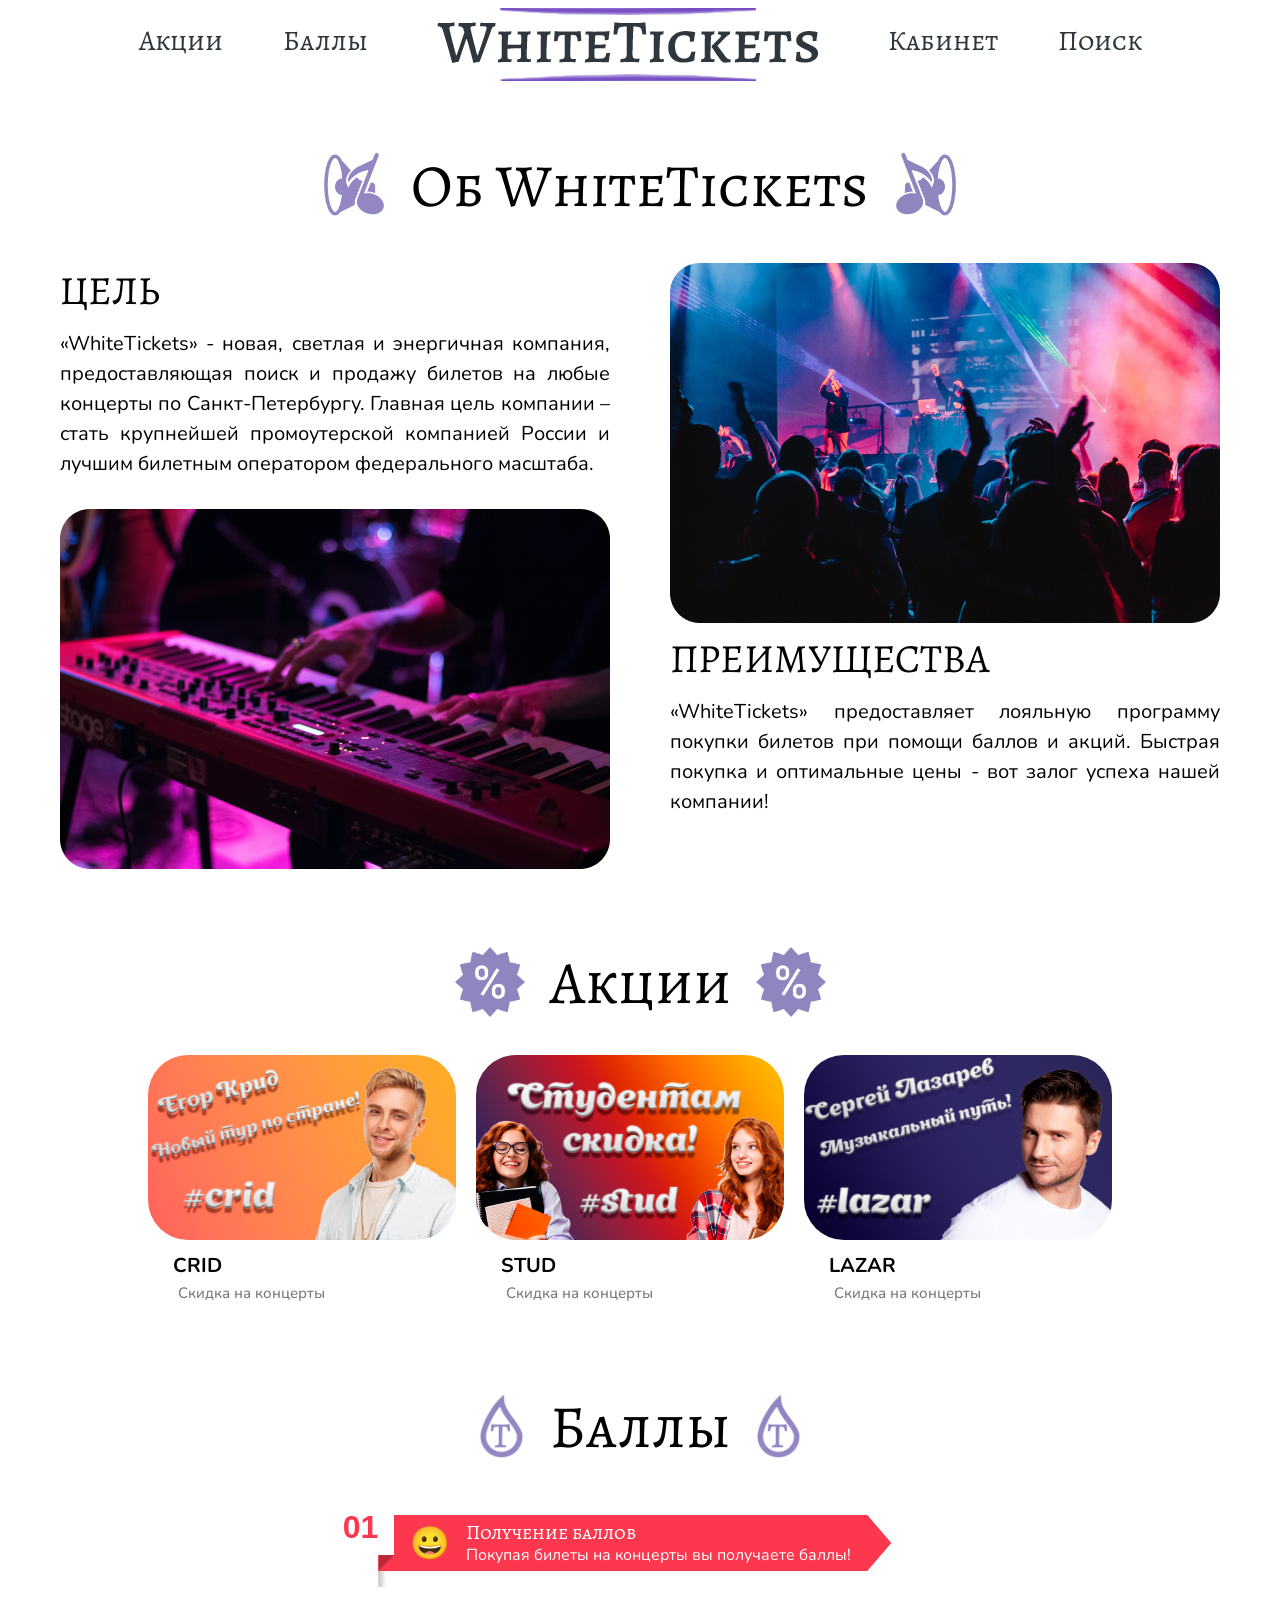
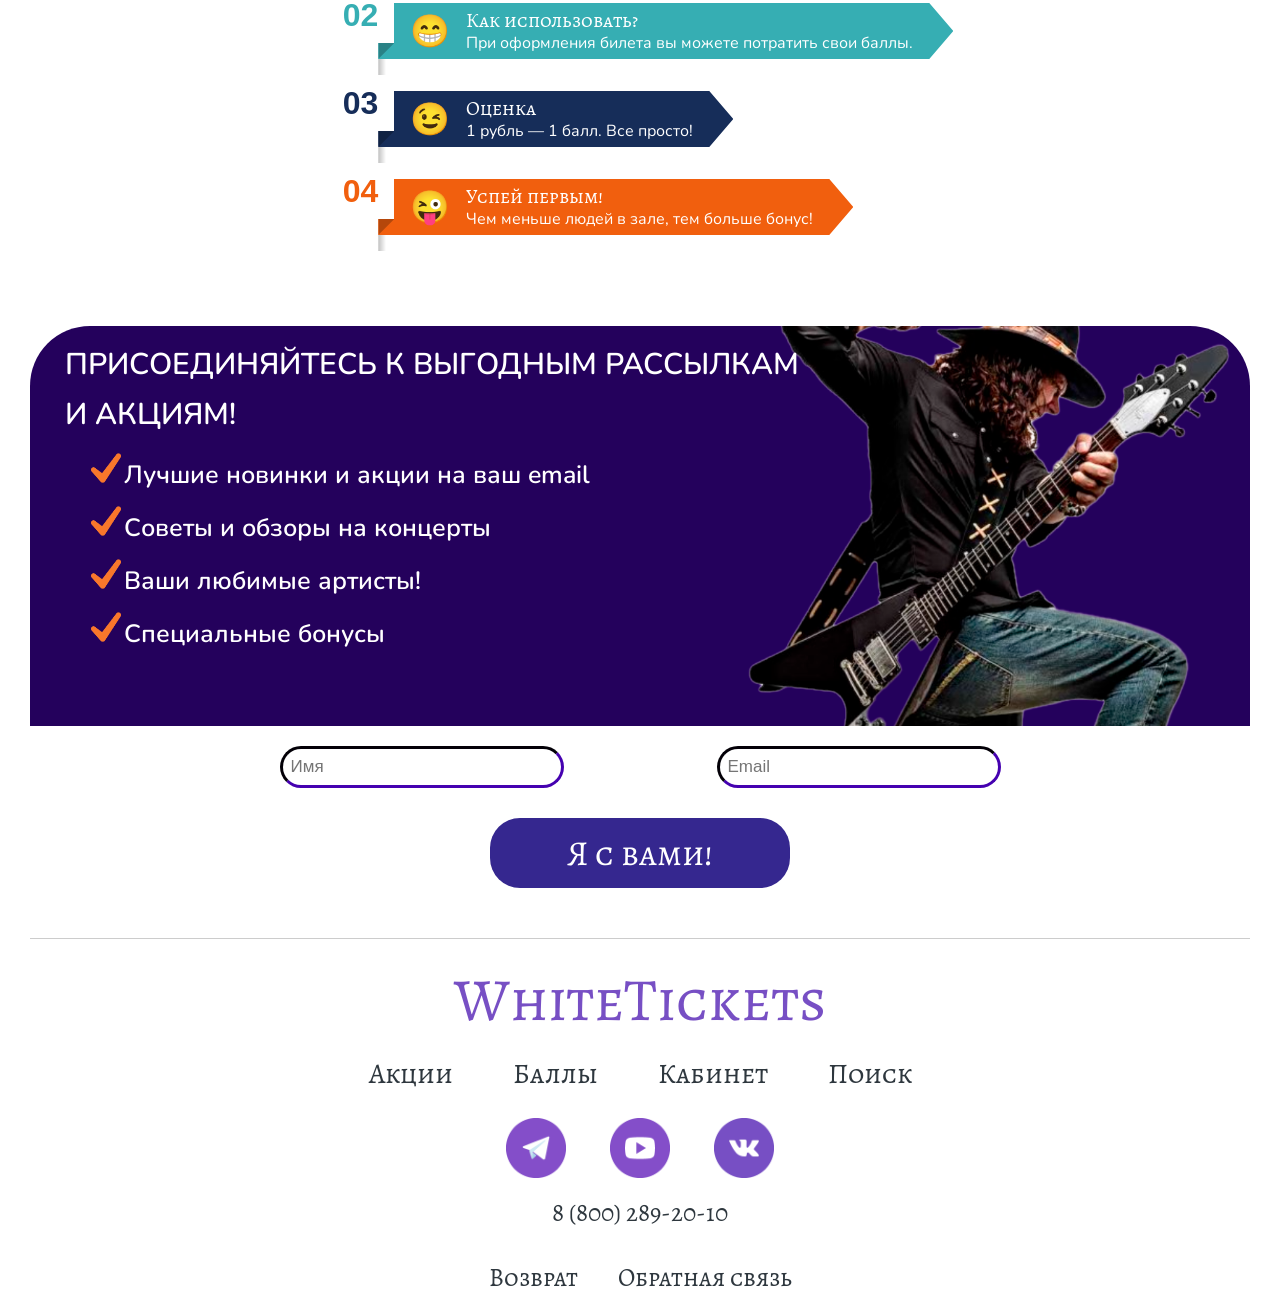
<file: WhiteTickets/WhileTickets3/index.html>
<!DOCTYPE html>
<html lang="en">

<head>
    <meta charset="UTF-8">
    <meta http-equiv="X-UA-Compatible" content="IE=edge">
    <meta name="viewport" content="width=device-width, initial-scale=1.0">
    <meta name='viewport' content='initial-scale=1, viewport-fit=cover'>

    <title>WhiteTickets</title>
    <link rel="icon" href="./image/fon/logo.png">

    <link rel="stylesheet"
        href="https://fonts.googleapis.com/css2?family=Material+Symbols+Outlined:opsz,wght,FILL,GRAD@20..48,100..700,0..1,-50..200" />
    <meta name="theme-color" content="#000000">

    <link rel="stylesheet" href="css/reset.css">
    <link rel="stylesheet" href="css/index.css">
    <link rel="stylesheet" href="css/popup.css">
</head>

<body>

    <header class="container" id="start">
        <div class="indent">
            <div class="menu__icon2">
                <span></span>
            </div>
            <div class="logo">
                <span>
                    <img src="image/symbols/indexLogo.png" alt="indexLogo">
                </span>
            </div>
            <nav id="nav_menu" class="menu2">
                <ul class="menu__list2">
                    <li><a href="#action" class="nav_btn menu__list-nav2">Акции</a></li>
                    <li><a href="#point" class="nav_btn start_nav_btn menu__list-nav2">Баллы</a></li>
                    <li><a href="./index.html"><img src="image/symbols/indexLogo.png" alt="indexLogo"></a></li>
                    <li><a href="./login.html" class="nav_btn menu__list-nav2">Кабинет</a></li>
                    <li><a href="#" class="nav_btn end_nav_btn menu__list-nav2" id="search_btn">Поиск</a></li>
                    <script src="./scripts/search.js"></script>
                </ul>
            </nav>

        </div>
    </header>

    <section class="about element-animation">
        <div class="container">
            <div class="about__logo">
                <img src="image/symbols/aboutImg1.png" alt="aboutImg" class="about__symbol">
                <span class="text__symbol">Об WhiteTickets</span>
                <img src="image/symbols/aboutImg2.png" alt="aboutImg" class="about__symbol">
            </div>

            <div class="about__inner">

                <div class="about__column">
                    <h3 class="about__title">
                        <span>Цель</span>
                    </h3>
                    <p class="about__text">
                        «WhiteTickets» - новая, светлая и энергичная компания,
                        предоставляющая поиск и продажу билетов на любые концерты по Санкт-Петербургу. Главная
                        цель компании – стать крупнейшей промоутерской компанией России и лучшим билетным
                        оператором федерального масштаба.
                    </p>
                    <img src="image/fon/about1.png" alt="" class="about__img">
                </div>

                <div class="about__column">

                    <h3 class="about__title">
                        <span class="about__title-adapt">Преимущества</span>
                    </h3>

                    <div class="about__title-adapt">
                        <p class="about__text">
                            «WhiteTickets» предоставляет лояльную программу покупки билетов при помощи баллов и
                            акций.
                            Быстрая покупка и оптимальные цены - вот залог успеха нашей компании!
                        </p>
                    </div>

                    <img src="image/fon/about2.png" alt="" class="about__img">

                    <h3 class="about__title">
                        <span class="about__title_Adapt2">Преимущества</span>
                    </h3>

                    <div class="about__title_Adapt2">
                        <p class="about__text">
                            «WhiteTickets» предоставляет лояльную программу покупки билетов при помощи баллов и
                            акций.
                            Быстрая покупка и оптимальные цены - вот залог успеха нашей компании!
                        </p>
                    </div>
                </div>

            </div>

        </div>
    </section>

    <section id="action" class="action element-animation">
        <div class="container">

            <div class="action__logo">
                <img src="image/symbols/actionImg.png" alt="actionImg" class="action__symbol">
                <span class="text__symbol">Акции</span>
                <img src="image/symbols/actionImg.png" alt="actionImg" class="action__symbol">
            </div>

            <div class="action__img">
                <div class="action__block">
                    <a href="#popup1"><img src="./image/fon/crid.png" alt="" class="action__block1"></a>
                    <p class="action__title">CRID</p>
                    <p class="action__text">Скидка на концерты</p>
                </div>

                <div class="action__block">
                    <a href="#popup2"><img src="./image/fon/st.png" alt="" class="action__block2"></a>
                    <p class="action__title">STUD</p>
                    <p class="action__text">Скидка на концерты</p>
                </div>

                <div class="action__block">
                    <a href="#popup3"><img src="./image/fon/lazar.png" alt="" class="action__block3"></a>
                    <p class="action__title">LAZAR</p>
                    <p class="action__text">Скидка на концерты</p>
                </div>
            </div>

        </div>
    </section>


    <div id="popup1" class="popup">
        <a href="#action" class="popup__area1"></a>
        <div class="popup__body">
            <div class="popup__content">
                <a href="#action" class="popup__close-EK">X</a>
                <img src="image/symbols/EK.png" alt="Ek" class="popup__img">
                <div class="popup__title-EK">Егор Крид</div>
                <div class="popup__text">Посетите концерты Егора Крида со скидкой в 30%!</div>
                <a href="#action" class="button__popup-EK">
                    <span class="button__popup-text">Поехали!</span>
                </a>
            </div>
        </div>
    </div>

    <div id="popup2" class="popup">
        <a href="#action" class="popup__area2"></a>
        <div class="popup__body">
            <div class="popup__content">
                <a href="#action" class="popup__close-ST">X</a>
                <img src="image/symbols/ST.png" alt="ST" class="popup__img">
                <div class="popup__title-ST">Студенты</div>
                <div class="popup__text">Вам полагается скидка в 45%!</div>
                <a href="#action" class="button__popup-ST">
                    <span class="button__popup-text">Поехали!</span>
                </a>
            </div>
        </div>
    </div>

    <div id="popup3" class="popup">
        <a href="#action" class="popup__area3"></a>
        <div class="popup__body">
            <div class="popup__content">
                <a href="#action" class="popup__close-LZ">X</a>
                <img src="image/symbols/LZ.png" alt="LZ" class="popup__img">
                <div class="popup__title-LZ">Сергей Лазарев</div>
                <div class="popup__text">Посетите концерты Сергея Лазарева со скидкой в 15%!</div>
                <a href="#action" class="button__popup-LZ">
                    <span class="button__popup-text">Поехали!</span>
                </a>
            </div>
        </div>
    </div>


    <section id="point" class="point element-animation">
        <div class="container">

            <div class="point__logo">
                <img src="image/symbols/pointImg.png" alt="pointImg" class="point__symbol">
                <span class="text__symbol">Баллы</span>
                <img src="image/symbols/pointImg.png" alt="pointImg" class="point__symbol">
            </div>

            <ol class="point__content">
                <li style="--cardColor:#fc374e">
                    <div class="content">
                        <div class="icon">😀</div>
                        <div class="title">Получение баллов</div>
                        <div class="text">Покупая билеты на концерты вы получаете баллы!</div>
                    </div>
                </li>
                <li style="--cardColor:#36aeb3">
                    <div class="content">
                        <div class="icon">😁</div>
                        <div class="title">Как использовать?</div>
                        <div class="text">При оформления билета вы можете потратить свои баллы.</div>
                    </div>
                </li>
                <li style="--cardColor:#162d59">
                    <div class="content">
                        <div class="icon">😉</div>
                        <div class="title">Оценка</div>
                        <div class="text">1 рубль — 1 балл. Все просто!</div>
                    </div>
                </li>
                <li style="--cardColor:#f15f0e">
                    <div class="content">
                        <div class="icon">😜</div>
                        <div class="title">Успей первым!</div>
                        <div class="text">Чем меньше людей в зале, тем больше бонус!</div>
                    </div>
                </li>
            </ol>

        </div>
    </section>


    <section class="mailing element-animation">
        <div class="container">
            <div class="mailing__content">

                <div class="mailing__title">
                    Присоединяйтесь к выгодным рассылкам и акциям!
                </div>

                <ul>
                    <li>
                        <img src="./image/symbols/mailing.png" alt="mailingImg">
                        <span>
                            Лучшие новинки и акции на ваш email
                        </span>
                    </li>
                    <li>
                        <img src="./image/symbols/mailing.png" alt="mailingImg">
                        <span>
                            Советы и обзоры на концерты
                        </span>
                    </li>
                    <li>
                        <img src="./image/symbols/mailing.png" alt="mailingImg">
                        <span>
                            Ваши любимые артисты!
                        </span>
                    </li>
                    <li>
                        <img src="./image/symbols/mailing.png" alt="mailingImg">
                        <span>
                            Специальные бонусы
                        </span>
                    </li>
                </ul>
            </div>

            <div class="mailing_adapt">Присоединяйтесь к выгодным рассылкам и акциям!</div>
            <form id="mailing" class="input">
                <div class="input__text">
                    <input type="text" placeholder="Имя" class="input__Name" size="25">
                    <input type="text" placeholder="Email" class="input__Email" size="25">
                </div>
            </form>
            <button class="button__Go" form="mailing">
                <span>Я с вами!</span>
            </button>
        </div>
    </section>


    <footer>
        <hr>

        <div class="footer__logo">WhiteTickets</div>
        <ul class="footer__list">
            <li><a href="#action" class="menu__list-nav">Акции</a></li>
            <li><a href="#point" class="menu__list-nav">Баллы</a></li>
            <li><a href="./login.html" class="menu__list-nav">Кабинет</a></li>
            <li><a href="./index.html" class="menu__list-nav">Поиск</a></li>
        </ul>

        <div class="footer__network">
            <a href="#"><img src="./image/symbols/Tel1.png" alt="Tel" class="footer__symbol-tel"></a>
            <a href="#"><img src="./image/symbols/YouTube1.png" alt="YouTube" class="footer__symbol-YouTube"></a>
            <a href="#"><img src="./image/symbols/Vk1.png" alt="Vk" class="footer__symbol-Vk"></a>
        </div>

        <div class="footer__telephone">8 (800) 289-20-10</div>

        <div class="footer__text-block">
            <a class="footer__text" href="http://xxxxxx-m1.wsr.ru/return">Возврат</a>
            <a class="footer__text" href="http://xxxxxx-m1.wsr.ru/feedback">Обратная связь</a>
        </div>
    </footer>

    <script src="./scripts/animation.js"></script>
    <script src="./scripts/burger.js"></script>
    <script src="./scripts/popup.js"></script>

</body>

</html>
</file>
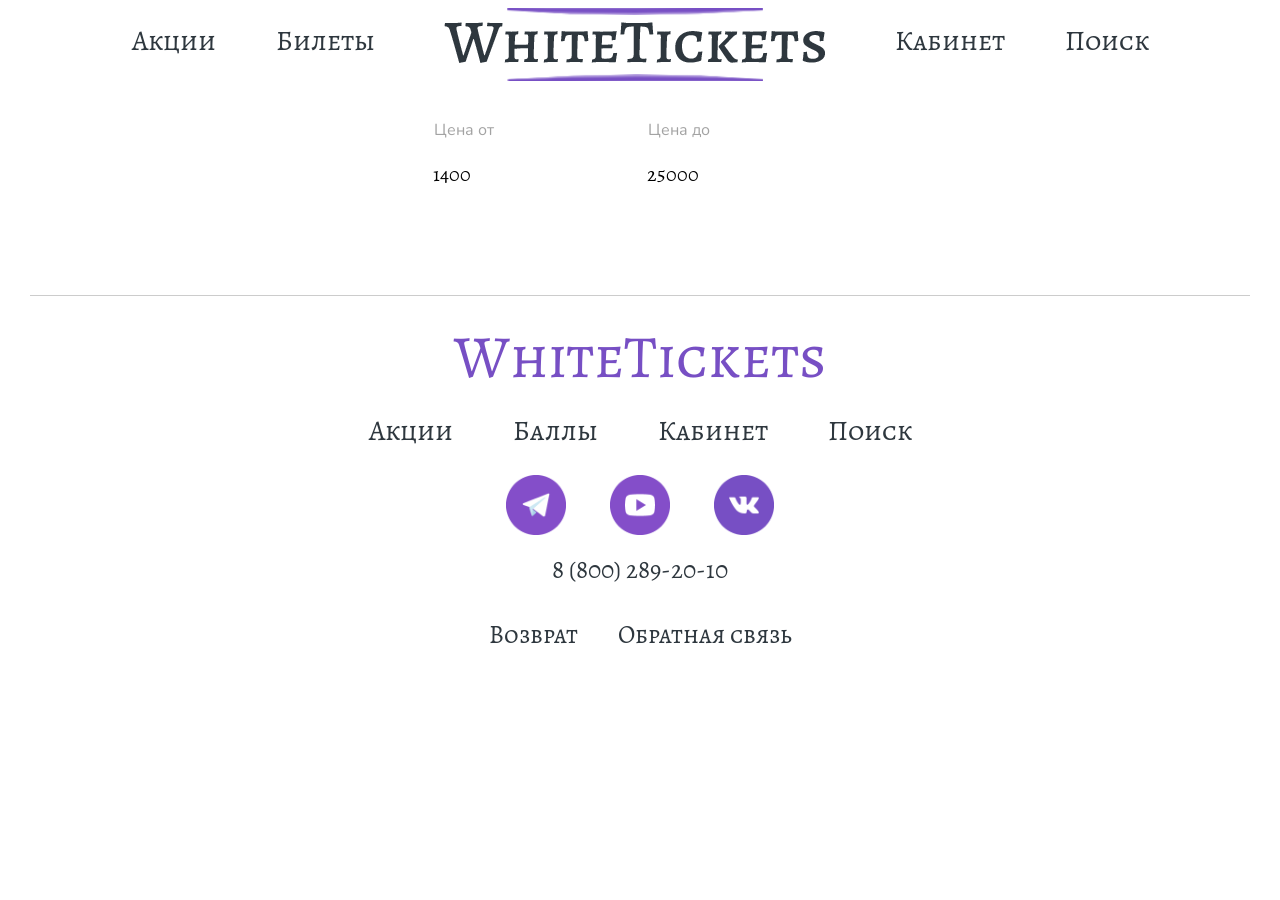
<file: WhiteTickets/WhileTickets3/search.html>
<!DOCTYPE html>
<html lang="en">

<head>
    <meta charset="UTF-8">
    <meta http-equiv="X-UA-Compatible" content="IE=edge">
    <meta name="viewport" content="width=device-width, initial-scale=1.0">
    <meta name='viewport' content='initial-scale=1, viewport-fit=cover'>

    <title>WhiteTickets - Поиск</title>
    <link rel="icon" href="./image/fon/logo.png">

    <link rel="stylesheet" href="css/reset.css">
    <link rel="stylesheet" href="css/index.css">
    <link rel="stylesheet" href="css/search.css">
    <link rel="stylesheet"
        href="https://fonts.googleapis.com/css2?family=Material+Symbols+Outlined:opsz,wght,FILL,GRAD@20..48,100..700,0..1,-50..200" />
    <meta name="theme-color" content="#000000">
</head>

<body>

    <header id="start">
        <div class="indent">
            <div class="menu__icon">
                <span></span>
            </div>
            <div class="logo">
                <span>
                    <img src="image/symbols/indexLogo.png" alt="indexLogo">
                </span>
            </div>
            <nav class="menu">
                <nav id="nav_menu" class="menu__list">
                    <li><a href="/index.html#action" class="nav_btn menu__list-nav">Акции</a></li>
                    <li><a href="/index.html#point" class="nav_btn start_nav_btn menu__list-nav">Билеты</a></li>
                    <li><a href="./index.html"><img src="image/symbols/indexLogo.png" alt="indexLogo"></a></li>
                    <li><a href="./login.html" class="nav_btn menu__list-nav">Кабинет</a></li>
                    <li><a href="#" class="nav_btn end_nav_btn menu__list-nav" id="search_btn">Поиск</a></li>
                    <script src="./scripts/SearchRequest.js"></script>
                </nav>
            </nav>

            <nav class="menu2">
                <nav id="nav_menu" class="menu__list2">
                    <li><a href="/index.html#action" class="nav_btn menu__list-nav2">Акции</a></li>
                    <li><a href="/index.html#point" class="nav_btn start_nav_btn menu__list-nav2">Билеты</a></li>
                    <li><a href="./index.html"><img src="image/symbols/indexLogo.png" alt="indexLogo"></a></li>
                    <li><a href="./login.html" class="nav_btn menu__list-nav2">Кабинет</a></li>
                    <li><a href="#" class="nav_btn end_nav_btn menu__list-nav" id="search_btn">Поиск</a></li>
                    <script src="./scripts/SearchRequest.js"></script>
                </nav>
            </nav>
        </div>
    </header>


    <div class="price_sort search__content">
        <div>
            <p>Цена от</p>
            <input class="search__input" type="number" name="" id="price_min" min="1000" value="1400" step="50">
        </div>
        <div>
            <p>Цена до</p>
            <input class="search__input" type="number" name="" id="price_max" min="5000" value="25000" step="50">
        </div>
    </div>
    <section id="stocks" class="container block__concert block__concert-flex">
    </section>

    <footer>
        <hr>

        <div class="footer__logo">WhiteTickets</div>
        <ul class="footer__list">
            <li><a href="index.html#action" class="menu__list-nav">Акции</a></li>
            <li><a href="index.html#point" class="menu__list-nav">Баллы</a></li>
            <li><a href="./login.html" class="menu__list-nav">Кабинет</a></li>
            <li><a href="./index.html" class="menu__list-nav">Поиск</a></li>
        </ul>

        <div class="footer__network">
            <a href="#"><img src="./image/symbols/Tel1.png" alt="Tel" class="footer__symbol-tel"></a>
            <a href="#"><img src="./image/symbols/YouTube1.png" alt="YouTube" class="footer__symbol-YouTube"></a>
            <a href="#"><img src="./image/symbols/Vk1.png" alt="Vk" class="footer__symbol-Vk"></a>
        </div>

        <div class="footer__telephone">8 (800) 289-20-10</div>

        <div class="footer__text-block">
            <a class="footer__text" href="http://xxxxxx-m1.wsr.ru/return">Возврат</a>
            <a class="footer__text" href="http://xxxxxx-m1.wsr.ru/feedback">Обратная связь</a>
        </div>
    </footer>

    <script src="./scripts/GetParam.js"></script>
    <script src="./scripts/search.js"></script>
    <script src="./scripts/burger.js"></script>
</body>

</html>
</file>
<file: WhiteTickets/WhileTickets3/css/index.css>
@import url('https://fonts.googleapis.com/css2?family=Alegreya+SC:wght@700&display=swap');
@import url('https://fonts.googleapis.com/css2?family=Nunito:wght@500&display=swap');

html {box-sizing: border-box;}

body._lock {overflow: hidden;}

body {font-family: 'Nunito', sans-serif;}

*,
*::after *::before {box-sizing: inherit;}

header {
    max-width: 1920px;
    max-height: 1080px;
    font-size: 60px;
}

.error__text {
    color: rgb(201, 27, 27);
    font-family: 'Alegreya SC', serif;
    font-size: 30px;
    text-align: center;
    padding: 0px 25px 0px 25px;
    margin-top: 50px;
}

.triger:active {
    color: white;;
}

.element-animation {
    opacity: 0;
    transform: translateY(20px);
}

.element-animation.element-show {
    opacity: 1;
    transition: all 1.5s;
    transform: translateY(0%);
}

.container {
    max-width: 1220px;
    margin: 0 auto;
    padding: 0 10px;
}

.menu__list ul {list-style: none;}

.menu__list li {padding-top: 7px;}

.menu__list-nav,
.menu__list-nav2 {
    list-style-type: none;
    text-decoration: none;
    font-size: 28px;
    font-family: 'Alegreya SC', serif;
    color: #2E373E;
    transition: all .3s;
}

li a:hover {color: #774FC4;}

.menu__list,
.menu__list2 {
    display: flex;
    justify-content: center;
    grid-gap: 60px;
    z-index: 100;
}

.GDAS {
    display: block;
    margin: 0 auto;
}

.header__content {
    background-image: url(../image/fon/fon1.jpg);
    min-height: calc(100vh - 95px);
    background-repeat: no-repeat;
    background-position: center;
    background-size: cover;
    border-radius: 200px 200px 0 0;
    display: flex;
    flex-direction: column;
    align-items: center;
    justify-content: center;
    line-height: 85px
}

.title {
    color: #ffff;
    font-family: 'Alegreya SC', serif;
    font-weight: 1;
    font-style: normal;
    list-style-type: none;
    text-decoration: none;
    font-size: 90px;
    margin-top: -200px;
    align-items: center;
    margin-bottom: 16px;
}

.title_small {
    font-family: 'Nunito', sans-serif;
    font-weight: 700;
    font-style: normal;
    color: white;
    text-align: center;
}

.purple {color: #8B85BF;}

.about,
.search,
.action,
.point,
.mailing {
    font-family: 'Alegreya SC', serif;
    padding-top: 50px;
    margin-bottom: 25px;
    animation: smooth;
    animation-duration: 2s;
    animation-timing-function: linear;
    animation-iteration-count: 1;
    animation-delay: 1s;
    animation-fill-mode: forwards;
}

.search {
    display: block;
    margin: 0 auto;
}

.about__logo,
.search__logo,
.action__logo,
.point__logo {
    display: flex;
    justify-content: center;
    font-family: 'Alegreya SC', serif;
    font-style: normal;
    font-weight: 400;
    font-size: 60px;
    line-height: 72px;
    text-align: center;
    color: #000000;
    margin-bottom: 36px;
}

.about__symbol,
.search__symbol,
.action__symbol,
.point__symbol {
    max-width: 70px;
    max-height: 70px;
    margin: 0px 25px;
}

.about__inner {
    display: flex;
    gap: 60px;
    justify-content: center;
}

.about__title {
    margin-bottom: 5px;
    text-transform: uppercase;
    font-family: 'Alegreya SC', serif;
    font-style: normal;
    font-weight: 400;
    font-size: 40px;
    line-height: 66px;
    color: #000000;
}

.about__text {
    font-family: 'Nunito', sans-serif;
    text-align: justify;
    font-style: normal;
    font-weight: 400;
    font-size: 20px;
    line-height: 30px;
    margin-bottom: 30px;
    color: #000000;
    max-width: 550px;
}

.about__img {
    max-width: 550px;
    max-height: 360px;
    margin-left: auto;
}

.search__content {
    max-height: 1200px;
    max-height: 600px;
    display: flex;
    align-items: center;
    justify-content: center;
    line-height: 20px;
    flex-wrap: wrap;
}

.search__content label,
.search__content p {
    color: #a3a3a3;
    margin-bottom: 3px;
    display: block;
    margin-left: 8px;
}

.search__input,
.search__select {
    font-family: 'Alegreya SC', serif;
    font-size: 20px;
    margin: 0px 5px;
    padding: -20px -20px -20px 10px;
    background-color: white;
    border: 0;
    outline: none;
}

.search_btn{
    margin-top: 15px;
}

.search__input {
    width: 200px;
    height: 60px;
    margin-bottom: 20px;
}

.search__select {
    width: 214px;
    height: 64px;
    margin-bottom: 10px;
}

.search__btn-block {
    display: flex;
    align-items: center;
    justify-content: center;
}

.search__btn {
    border-radius: 30px;
    font-size: 40px;
    margin-top: 10px;
    width: 300px;
    height: 70px;
    background: #35278F;
    transition: 300ms;
    color: whitesmoke;
    font-family: 'Alegreya SC', serif;
    cursor: pointer;
    display: flex;
    align-items: center;
    justify-content: center;
}

.search__btn:hover {
    transform: translateY(5px);
    box-shadow: 0px 0px transparent, 0px 5px 10px rgba(0, 0, 0, 0.25);
}

.action__img {
    display: flex;
    overflow: hidden;
    position: relative;
    object-fit: cover;
    justify-content: center;
    flex-wrap: wrap;
}

.action__title {
    font-family: 'Nunito', sans-serif;
    font-weight: 700;
    color: #000;
    margin: 8px 0px 0px 25px;
    font-size: 20px;
}

.action__text {
    font-family: 'Nunito', sans-serif;
    font-weight: 500;
    color: rgb(121, 121, 121);
    margin: 10px 35px 50px 30px;
    font-size: 15px;
    margin-bottom: 15px;
}

.action__block1,
.action__block2,
.action__block3 {
    max-width: 350px;
    max-height: 185px;
    border-radius: 40px 40px 40px 40px;
    margin: 0px 20px 5px 0px;
    transition: all 1s ease-out;
}

.action__block1:hover,
.action__block2:hover,
.action__block3:hover {
    transform: scale(1.05);
}

.scale img {transition: 1s;}

.scale img:hover {transform: scale(0.95);}

.point {
    display: flex;
    justify-content: center;
}

.point__content,
.point__content * {
    margin: 0;
    padding: 0;
    box-sizing: border-box;
}

.point__content {
    list-style: none;
    counter-reset: cardCount;
    font-family: sans-serif;
    display: flex;
    flex-direction: column;
    --cardsGap: 1rem;
    gap: var(--cardsGap);
    padding-bottom: var(--cardsGap);
}

.point__content li {
    counter-increment: cardCount;
    display: flex;
    color: white;
    --labelOffset: 1rem;
    --arrowClipSize: 1.5rem;
    margin-top: var(--labelOffset);
}

.point__content .title {font-family: 'Alegreya SC', serif;}

.point__content .text {font-family: 'Nunito', sans-serif;}

.point__content li::before {
    content: counter(cardCount, decimal-leading-zero);
    background: white;
    color: var(--cardColor);
    font-size: 2em;
    font-weight: 700;
    transform: translateY(calc(-1 * var(--labelOffset)));
    margin-right: calc(-1 * var(--labelOffset));
    z-index: 1;
    display: flex;
    justify-content: center;
    align-items: center;
    padding-inline: 0.5em;
}

.point__content li .content {
    background-color: var(--cardColor);
    --inlinePadding: 1em;
    --boxPadding: 0.5em;
    display: grid;
    padding: var(--boxPadding) calc(var(--inlinePadding) + var(--arrowClipSize)) var(--boxPadding) calc(var(--inlinePadding) + var(--labelOffset));
    grid-template-areas:
        "icon title"
        "icon text";
    gap: 0.25em 1em;
    clip-path: polygon(0 0,
            calc(100% - var(--arrowClipSize)) 0,
            100% 50%,
            calc(100% - var(--arrowClipSize)) 100%,
            calc(100% - var(--arrowClipSize)) calc(100% + var(--cardsGap)),
            0 calc(100% + var(--cardsGap)));
    position: relative;
}

.point__content li .content::before {
    content: "";
    position: absolute;
    width: var(--labelOffset);
    height: var(--labelOffset);
    background: var(--cardColor);
    left: 0;
    bottom: 0;
    clip-path: polygon(0 0, 100% 0, 0 100%);
    filter: brightness(0.75);
}

.point__content li .content::after {
    content: "";
    position: absolute;
    height: var(--cardsGap);
    width: var(--cardsGap);
    background: linear-gradient(to right, rgba(0, 0, 0, 0.25), transparent 50%);
    left: 0;
    top: 100%;
}

.point__content li .icon {
    grid-area: icon;
    align-self: center;
    font-size: 2em;
}

.point__content li .content .title {
    grid-area: title;
    font-size: 1.25em;
}

.point__content li .content .text {grid-area: text;}

.mailing__content {
    background-image: url(../image/fon/df.png);
    max-width: 1220px;
    max-height: 400px;
    background-repeat: no-repeat;
    background-position: center;
    background-size: cover;
    border-radius: 60px 60px 0px 0px;
    display: flex;
    flex-direction: column;
    align-items: center;
    justify-content: center;
    line-height: 50px;
}

.mailing__title {
    max-width: 750px;
    text-transform: uppercase;
    color: #fff;
    font-family: 'Nunito', sans-serif;
    font-size: 30px;
    font-weight: 600;
    margin-bottom: 10px;
    margin: 30px 400px 10px 0px;
}

.mailing__content img {width: 30px;}

.mailing__content ul {
    list-style: none;
    margin-bottom: 80px;
}

.mailing__content span {
    color: #fff;
    font-family: 'Nunito', sans-serif;
    font-size: 25px;
    font-weight: 600;
    margin-right: 600px;
}

.input {text-align: center;}

.input__text {float: 50%;}

.input__Name {
    max-width: 540px;
    max-height: 30px;
    margin-top: 20px;
    border-radius: 50px;
    padding: 8px;
    font-size: 17px;
    color: #212529;
    border-width: 3px;
    border-color: #24015c;
}

.input__Email {
    max-width: 550px;
    max-height: 30px;
    margin-top: 20px;
    border-radius: 50px;
    padding: 8px;
    font-size: 17px;
    color: #212529;
    border-width: 3px;
    border-color: #24015c;
    margin-left: 150px;
    border-radius: 50px;
}

.button__Go {
    border-radius: 30px;
    width: 300px;
    height: 70px;
    background: #35278F;
    transition: 300ms;
    cursor: pointer;
    margin: 0 auto;
    margin-top: 30px;
    display: block;
    border: 0px;
}

.button__Go span {
    color: white;
    font-family: 'Alegreya SC', serif;
    font-size: 35px;
}

button.button__Go:hover {
    transform: translateY(5px);
    box-shadow: 0px 0px transparent, 0px 5px 10px rgba(0, 0, 0, 0.25);
}

button span {
    color: #fff;
    font-family: 'Alegreya SC', serif;
}

footer {
    max-width: 1220px;
    margin-left: auto;
    margin-right: auto;
    margin-top: 50px;
    text-align: center;
}

footer .hr {
    max-width: 1220px;
    size: 4px;
}

.footer__logo {
    font-family: 'Alegreya SC', serif;
    font-style: normal;
    font-weight: 400;
    font-size: 60px;
    margin-top: 30px;
    color: #774FC4;
}

.footer__list {
    display: flex;
    justify-content: center;
    grid-gap: 60px;
    margin-top: 30px;
    list-style-type: none;
    text-decoration: none;
}

.footer__network {margin-top: 30px;}

.footer__network a {
    margin-left: 20px;
    margin-right: 20px;
}

.footer__telephone,
.footer__text {
    font-family: 'Alegreya SC', serif;
    font-style: normal;
    font-weight: 400;
    font-size: 25px;
    margin-top: 20px;
    margin-bottom: 20px;
    margin-left: 20px;
    margin-right: 20px;
    text-decoration: none;
    color: #2E373E;
}

.footer__telephone:active,
.footer__text:active {color: #774FC4;}

.footer__symbol-tel,
.footer__symbol-YouTube,
.footer__symbol-Vk {
    width: 60px;
    height: 60px;
}

.AdaptImg {display: none;}

span img {display: none;}

.about__title-adapt {display: none;}

.menu {display: none;}

.mailing_adapt {display: none;}

.footer__text-block{
    display: flex;
    flex-wrap: wrap;
    justify-content: center;
}

@media (max-width: 1200px) {
    .about__img {max-width: 400px;}

    .about__text {max-width: 400px;}

    .item img {max-width: 1200px;}

    .mailing__title {
        font-size: 25px;
        margin: 60px 280px 0px 0px;
    }

    .mailing__content span {margin-right: 450px;}
}

@media (max-width: 1080px) {
    .mailing__title {
        max-width: 650px;
        margin: 0px 330px 10px;
    }
}

@media (max-width: 1030px) {
    .menu2 {display: block;}

    .menu__icon2 {
        z-index: 5;
        display: block;
        position: relative;
        width: 40px;
        height: 30px;
        cursor: pointer;
        margin-left: 40px;
        right: 35px;
        bottom: 15px;
    }

    .indent {
        padding-top: 30px;
        margin-right: -2px;
    }

    .menu__list2._active {transform: translate(0px, 0px);}

    .menu__icon2 span,
    .menu__icon2::before,
    .menu__icon2::after {
        left: 0;
        position: absolute;
        height: 10%;
        width: 100%;
        transition: all 0.3s ease 0s;
        background-color: #35278F;
    }

    .menu__icon2::before,
    .menu__icon2::after {content: "";}

    .menu__icon2::before {top: 0;}

    .menu__icon2::after {bottom: 0;}

    .menu__icon2 span {
        top: 50%;
        transform: scale(1) translate(0px, -50%);
    }

    .menu__list2 {
        position: fixed;
        top: 0;
        left: 0;
        width: 100%;
        height: 100%;
        transform: translate(-100%, 0px);
        background: #000000;
        padding: 300px 30px 30px 30px;
        transition: left 0.3s ease 0s;
        overflow: auto;
        margin-top: -150px;
        line-height: 60px;
    }

    .menu__list2::before {
        content: "";
        position: fixed;
        width: 100%;
        top: 0;
        left: 0;
        height: 90px;
        background-color: #fff;
        z-index: 2;
    }

    .menu__list2 {
        display: block;
        grid-gap: 0px;
    }

    .menu__list2 li img {display: none;}

    .menu__list2 li {padding-top: 0px;}

    .logo {margin-top: -60px;}

    span img {
        margin: auto;
        display: block;
    }

    .logo img {width: 280px;}

    .menu__list2>li {margin: 0px 0px 30px 0px;}

    .menu__list2>li:last-child {margin-bottom: 0;}

    .mailing__title {margin: 60px 220px 0px 0px;}
}

@media (max-width: 1024px) {
    .mailing__title {margin-right: 230px;}

    .mailing__title {margin-right: 150px;}

    .mailing__content span {margin-right: 300px;}
}

@media (max-width: 880px) {
    .about__inner {display: block;}

    .about__title_Adapt2 {display: none;}

    .about__title-adapt {display: block;}

    .about__text {
        max-width: 550px;
        font-size: 30px;
        text-align: center;
        margin-left: auto;
        margin-right: auto;
        margin-bottom: 10px;
    }

    .about__img {
        max-width: 600px;
        max-height: 500px;
        display: block;
        margin: 0 auto;
        margin-bottom: 100px;
    }

    .about__title {text-align: center;}

    .mailing__title {margin-right: 100px;}

    .mailing__content span {margin-right: 250px;}
}

@media (max-width: 768px) {
    .text__symbol {font-size: 40px;}

    .menu__list-nav {font-size: 55px;}

    .about__img+.about__title {margin-top: -90px;}

    .about__title {text-align: center;}

    input,
    select {
        height: 50px;
        width: 170px;
    }

    .mailing__title {margin-left: 30px;}

    .mailing__content span {
        font-size: 20px;
        margin-right: 200px;
    }

    .footer__list .menu__list-nav {
        font-size: 25px;
        grid-gap: 5px;
    }
}

@media (max-width: 650px) {
    .text__symbol {
        font-size: 35px;
        line-height: 40px;
    }

    .mailing__title {margin-right: 230px;}

    .mailing__content span {display: none;}

    li img {display: none;}
}

@media (max-width: 630px) {
    .title {font-size: 60px;}

    .title_small {font-size: 40px;}

    .about__symbol,
    .action__symbol,
    .search__symbol,
    .point__symbol {
        max-width: 40px;
        max-height: 40px;
    }

    .input__Name,
    .input__Email {
        display: block;
        margin-left: auto;
        margin-right: auto
    }

    .about__img {max-width: 500px;}
}

@media (max-width: 530px) {
    .about__img {max-width: 400px;}

    .mailing__content {
        max-width: 600px;
        max-height: 200px;
    }

    .mailing__title {font-size: 15px;}

    .footer__list {grid-gap: 20px;}
}

@media (max-width: 500px) {
    .text__symbol {font-size: 25px;}

    .mailing__title {
        padding-left: 50px;
        padding-top: 50px;
        font-size: 15px;
    }

    .logo img {max-width: 220px;}
}

@media (max-width: 450px) {
    .title {font-size: 40px;}

    .about__img {max-width: 350px;}
}

@media (max-width: 400px) {
    .title {font-size: 40px;}

    .title_small {font-size: 30px;}

    .about__symbol,
    .action__symbol,
    .search__symbol,
    .point__symbol {
        max-width: 40px;
        max-height: 40px;
    }

    .text__symbol {
        font-size: 20px;
        margin-top: 3px;
    }

    .about__img {max-width: 300px;}

    .footer__logo {font-size: 40px;}

    .footer__list {
        display: flex;
        flex-wrap: wrap;
    }
}

@media (max-width: 360px) {
    span img {max-width: 250px;}

    .logo {
        display: flex;
        justify-content: center;
        margin: -60px 0px 0px 70px;
    }

    .mailing__content {display: none;}

    .mailing_adapt {
        display: block;
        text-align: center;
        color: #35278F;
        font-family: 'Alegreya SC', serif;
        font-size: 20px;
    }
}

@media (max-width: 350px) {
    li{max-width: 340px;}

    .menu__list img {max-width: 180px;}

    .about__title-adapt {font-size: 30px;}

    .text__symbol {
        max-height: 30px;
        margin-top: 0px;
    }

    .about__logo,
    .point__logo,
    .action__logo,
    .footer__logo,
    .search__logo {
        font-size: 30px;
        line-height: 30px;
    }

    .about__symbol,
    .point__symbol,
    .action__symbol,
    .search__symbol {
        max-width: 30px;
        max-height: 30px;
    }

    .about__img {max-width: 300px;}

    .search__btn {max-width: 250px;}

    .input__Name,
    .input__Email {
        display: block;
        margin-left: auto;
        margin-right: auto
    }

    .footer__list {
        display: flex;
        flex-wrap: wrap;
        grid-gap: 10px;
    }

    .footer__list .menu__list-nav {
        font-size: 20px;
        word-spacing: 2px;
    }

    .content{max-width: 240px;}
}

@media (max-width: 330px) {
    .text__symbol {font-size: 18px;}

    .point__content li::before {max-width: 320px;}
}
</file>
<file: WhiteTickets/WhileTickets3/css/popup.css>
.popup {
    z-index: 100;
    position: fixed;
    width: 100%;
    height: 100%;
    background-color: rgba(0, 0, 0, 0.8);
    top: 0;
    left: 0;
    opacity: 0;
    visibility: hidden;
    transition: all 0.8s ease 0s;
}

.popup:target {
    opacity: 1;
    visibility: visible;
}

.popup__area1,
.popup__area2,
.popup__area3 {
    position: absolute;
    cursor: pointer;
    width: 100%;
    height: 100%;
    top: 0;
    left: 0;
}

.popup__body {
    margin-top: -100px;
    min-height: 100%;
    display: flex;
    align-items: center;
    justify-content: center;
    padding: 30px 10px;
}

.popup__content {
    background-color: #fff;
    color: #000;
    max-width: 800px;
    padding: 30px;
    border-radius: 25px;
    text-align: center;
    position: relative;
}

.popup__img {
    margin-top: -150px;
    max-width: 500px;
    max-height: 500px;
}

.popup__text {
    text-align: center;
    margin-top: 10px;
    font-size: 30px;
    line-height: 40px;
}

.button__popup-text {
    font-size: 30px;
    font-weight: 800;
    font-family: 'Abyssinica SIL', serif;
    color: #fff;
    text-decoration: none;
}

.popup__title-EK {
    font-size: 50px;
    font-weight: 800;
    background: linear-gradient(45deg, #EC9F05 33%, #FF4E00 66%);
    background-clip: text;
    -webkit-background-clip: text;
    -webkit-text-fill-color: transparent;
}

.popup__close-EK {
    font-size: 50px;
    position: absolute;
    top: 5px;
    right: 10px;
    text-decoration: none;
    background: linear-gradient(45deg, #EC9F05 33%, #FF4E00 66%);
    background-clip: text;
    -webkit-background-clip: text;
    -webkit-text-fill-color: transparent;
}

.button__popup-EK {
    height: 45px;
    width: 250px;
    background: linear-gradient(45deg, #FC575E, #F7B42C);
    border-radius: 30px;
    margin: 25px auto 0px auto;
    display: flex;
    align-items: center;
    justify-content: center;
}


.popup__title-LZ {
    font-size: 50px;
    font-weight: 800;
    font-family: 'Alegreya SC', serif;
    background: linear-gradient(45deg, #0f0c29 33%, #302b63 66%, #24243e);
    background-clip: text;
    -webkit-background-clip: text;
    -webkit-text-fill-color: transparent;
}

.popup__close-LZ {
    font-size: 50px;
    position: absolute;
    top: 5px;
    right: 10px;
    text-decoration: none;
    background: linear-gradient(45deg, #0f0c29 33%, #302b63 66%, #24243e);
    background-clip: text;
    -webkit-background-clip: text;
    -webkit-text-fill-color: transparent;
}

.button__popup-LZ {
    height: 45px;
    width: 250px;
    background: linear-gradient(45deg, #0f0c29 33%, #302b63 66%, #24243e);
    border-radius: 30px;
    margin: 25px auto 0px auto;
    display: flex;
    align-items: center;
    justify-content: center;
}


.popup__title-ST {
    font-size: 50px;
    font-weight: 800;
    font-family: 'Alegreya SC', serif;
    background: linear-gradient(45deg, #1a2a6c 33%, #b21f1f 66%, #fdbb2d);
    background-clip: text;
    -webkit-background-clip: text;
    -webkit-text-fill-color: transparent;
}

.popup__close-ST {
    font-size: 50px;
    position: absolute;
    top: 5px;
    right: 10px;
    text-decoration: none;
    font-family: 'Alegreya SC', serif;
    background: linear-gradient(45deg, #1a2a6c 33%, #b21f1f 66%, #fdbb2d);

    background-clip: text;
    -webkit-background-clip: text;
    -webkit-text-fill-color: transparent;
}

.button__popup-ST {
    height: 45px;
    width: 250px;
    background: linear-gradient(45deg, #1a2a6c 33%, #b21f1f 66%, #fdbb2d);
    border-radius: 30px;
    margin: 25px auto 0px auto;
    display: flex;
    align-items: center;
    justify-content: center;
}

@media (max-width: 600px) {
    .popup__content,
    .popup__title-EK,
    .popup__title-LZ,
    .popup__title-ST,
    .popup__img {max-width: 400px;}
}

@media (max-width: 500px) {
    .popup__content,
    .popup__title-EK,
    .popup__title-LZ,
    .popup__title-ST,
    .popup__img {max-width: 300px;}
}

@media (max-width: 420px) {
    .popup__content,
    .popup__title-EK,
    .popup__title-LZ,
    .popup__title-ST,
    .popup__img,
    .button__popup-EK,
    .button__popup-ST,
    .button__popup-LZ {max-width: 220px;}
}
</file>
<file: WhiteTickets/WhileTickets3/css/search.css>
.search__header {
    background-image: url(../image/fon/header2.png);
    min-height: calc(100vh - 95px);
    background-repeat: no-repeat;
    background-position: center;
    background-size: cover;
    border-radius: 200px 200px 0 0;
    display: flex;
    flex-direction: column;
    align-items: center;
    justify-content: center;
    line-height: 85px
}

li {list-style-type: none;}

.lines {display: none;}

.form__price {
    display: flex;
    justify-content: center;
    flex-wrap: wrap;
    gap: 20px;
    margin-top: 20px;
}

.concert {
    display: flex;
    justify-content: center;
    flex-wrap: wrap;
}

.title{padding-top: 30px;}

.concert__title {
    font-family: 'Nunito', sans-serif;
    font-style: normal;
    font-weight: 700;
    font-size: 40px;
    line-height: 72px;
    text-align: left;
    margin-top: 50px;
    text-align: center;
}

.search__text{
    font-family: 'Nunito', sans-serif;
    font-weight: 700;
    color: #000;
    margin-left: 25px;
    font-size: 20px;
}

.search__text-date{
    font-family: 'Nunito', sans-serif;
    font-weight: 500;
    color: rgb(121, 121, 121);
    margin: 10px 35px 0px 30px;
    font-size: 15px;
}

.order__count{
    color: rgb(121, 121, 121);
    font-family: 'Nunito', sans-serif;
    font-size: 20px;
    margin-top: 10px;
    margin-left: 100px;
    padding-bottom: 20px;
}

.order__point{
    display: flex;
    margin-bottom: 30px;
}

.order__point-img{
    max-width: 30px;
    max-height: 30px;
    padding: 0;
    margin-left: 5px;
}

.block__concert{
    margin: 0 auto;
    margin-top: 10px;
}

.block__concert-flex {
    display: flex;
    justify-content: center;
    flex-wrap: wrap;
    gap: 20px;
}

.start {
    max-width: 350px;
    height: 500px;
}

.price_sort {
    margin-top: 20px;
    margin-bottom: 20px;
}

.buttonConcert {
    width: 150px;
    height: 50px;
    border-radius: 50px;
    border-width: 0;
    background: linear-gradient(45deg, #675EA9 33%, #8D5AA5 66%);
    cursor: pointer;
    margin: 0 auto;
    display: flex;
    margin-top: 20px;
    margin-bottom: 10px;
    justify-content: center;

    color: white;
    font-size: 20px;
    font-family: 'Alegreya SC', serif;
    align-items: center;
}

.search__text-add{
    font-family: 'Nunito', sans-serif;
    font-weight: 500;
    color: rgb(121, 121, 121);
    margin: 12px 0px 0px 30px;
    font-size: 15px;
}

.search__text-add-end {
    margin-bottom: 20px;
} 

.search__btn{border: 0px;}

.search__btn:hover {
    transform: translateY(5px);
    box-shadow: 0px 0px transparent, 0px 5px 10px rgba(0, 0, 0, 0.25);
}

.concert__img {
    max-width: 350px;
    max-height: 400px;
    margin-bottom: 10px;
    border-radius: 50px;
    transition: all 1s ease-out;
}

.concert__img:hover {transform: scale(1.05);}

.circle{
    width: 15px;
    height: 15px;
    border-radius: 50%;
    background: 
        linear-gradient(white, white) padding-box,
        linear-gradient(to top, #190B40, #472C7B) border-box;
  border: 4px solid transparent;
  float: right;
  cursor: pointer;
}

.circle__active{background: linear-gradient(to top, #190B40, #472C7B) border-box;}

@media (max-width: 400px) {
    .concert__img {max-width: 280px;}
}
</file>
